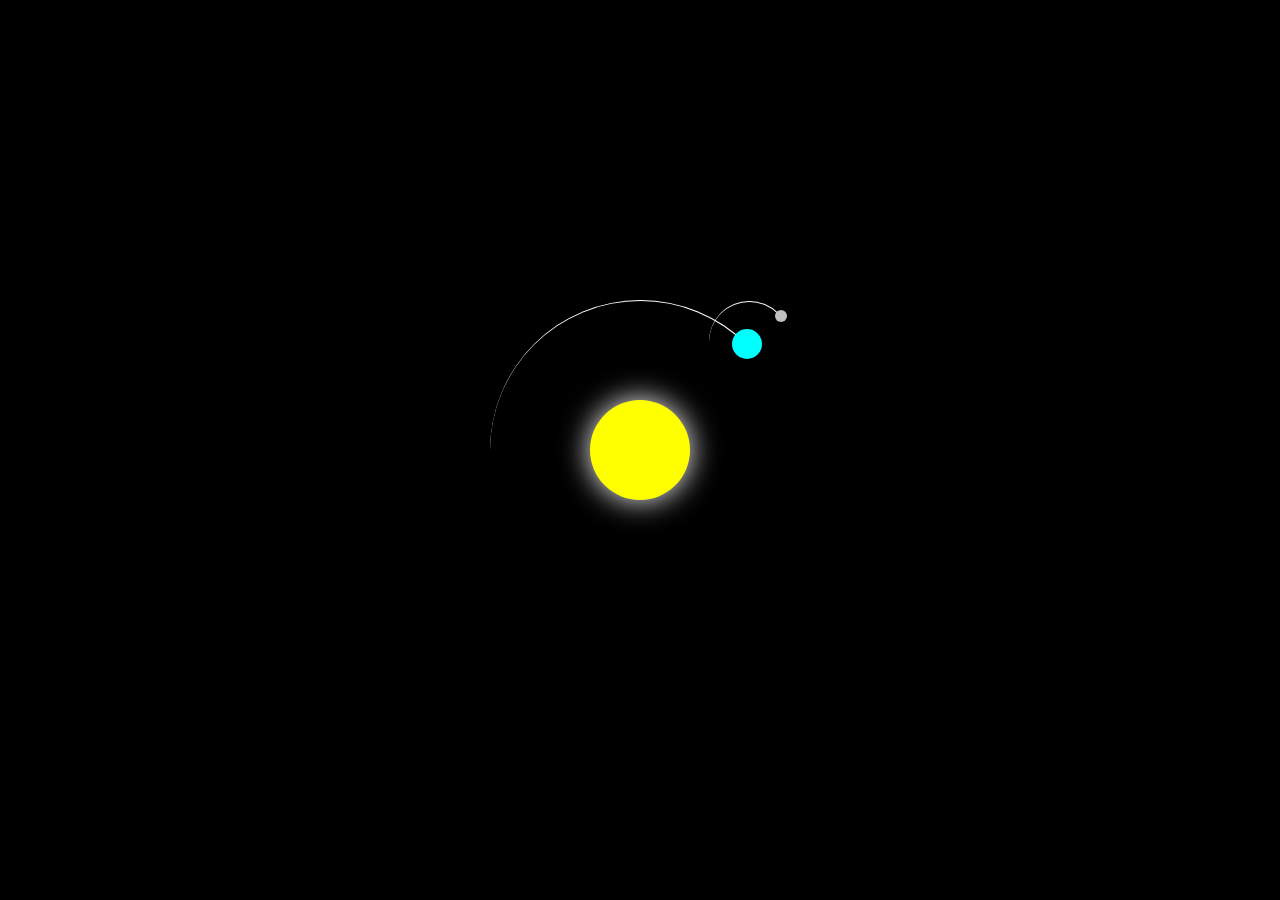
<file: earth.html>
<!DOCTYPE html>
<html>
<head>
<title>Rotasi Bumi</title>
<style>
body {
  margin: 0;
  height: 100vh;
  display: flex;
  align-items: center;
  justify-content: center;
  background-color: black;
  overflow: hidden;
}
.container {
  font-size: 10px;
  width: 40em;
  height: 40em;
  position: relative;
}
.sun {
  position: absolute;
  top: 15em;
  left: 15em;
  width: 10em;
  height: 10em;
  background-color: yellow;
  border-radius: 50%;
  box-shadow: 0 0 3em
     white;
}
.earth, .moon {
  position: absolute;
  border-style: solid;
  border-color: white
     transparent
     transparent
     transparent;
  border-width: 0.1em 0.1em 0 0;
  border-radius: 50%;
}
.earth {
  top: 5em;
  left: 5em;
  width: 30em;
  height: 30em;
  animation: orbit 36.5s
      linear infinite;
}
.moon {
  top: 0;
  right: 0;
  width: 8em;
  height: 8em;
  animation: orbit 2.7s
      linear infinite;
}
.earth::before,
.moon::before {
  content: '';
  position: absolute;
  border-radius: 50%;
}
.earth::before {
  top: 2.8em;
  right: 2.8em;
  width: 3em;
  height: 3em;
  background-color: aqua;
}
.moon::before {
  top: 0.8em;
  right: 0.2em;
  width: 1.2em;
  height: 1.2em;
  background-color: silver;
}
@keyframes orbit {
  to { transform: rotate(360deg) }
}
</style>
</head>
<body>

 <div class="container">
      <div class="sun"></div>
      <div class="earth">
           <div class="moon"></div>
      </div>
 </div>


</body>
  </html>
</file>
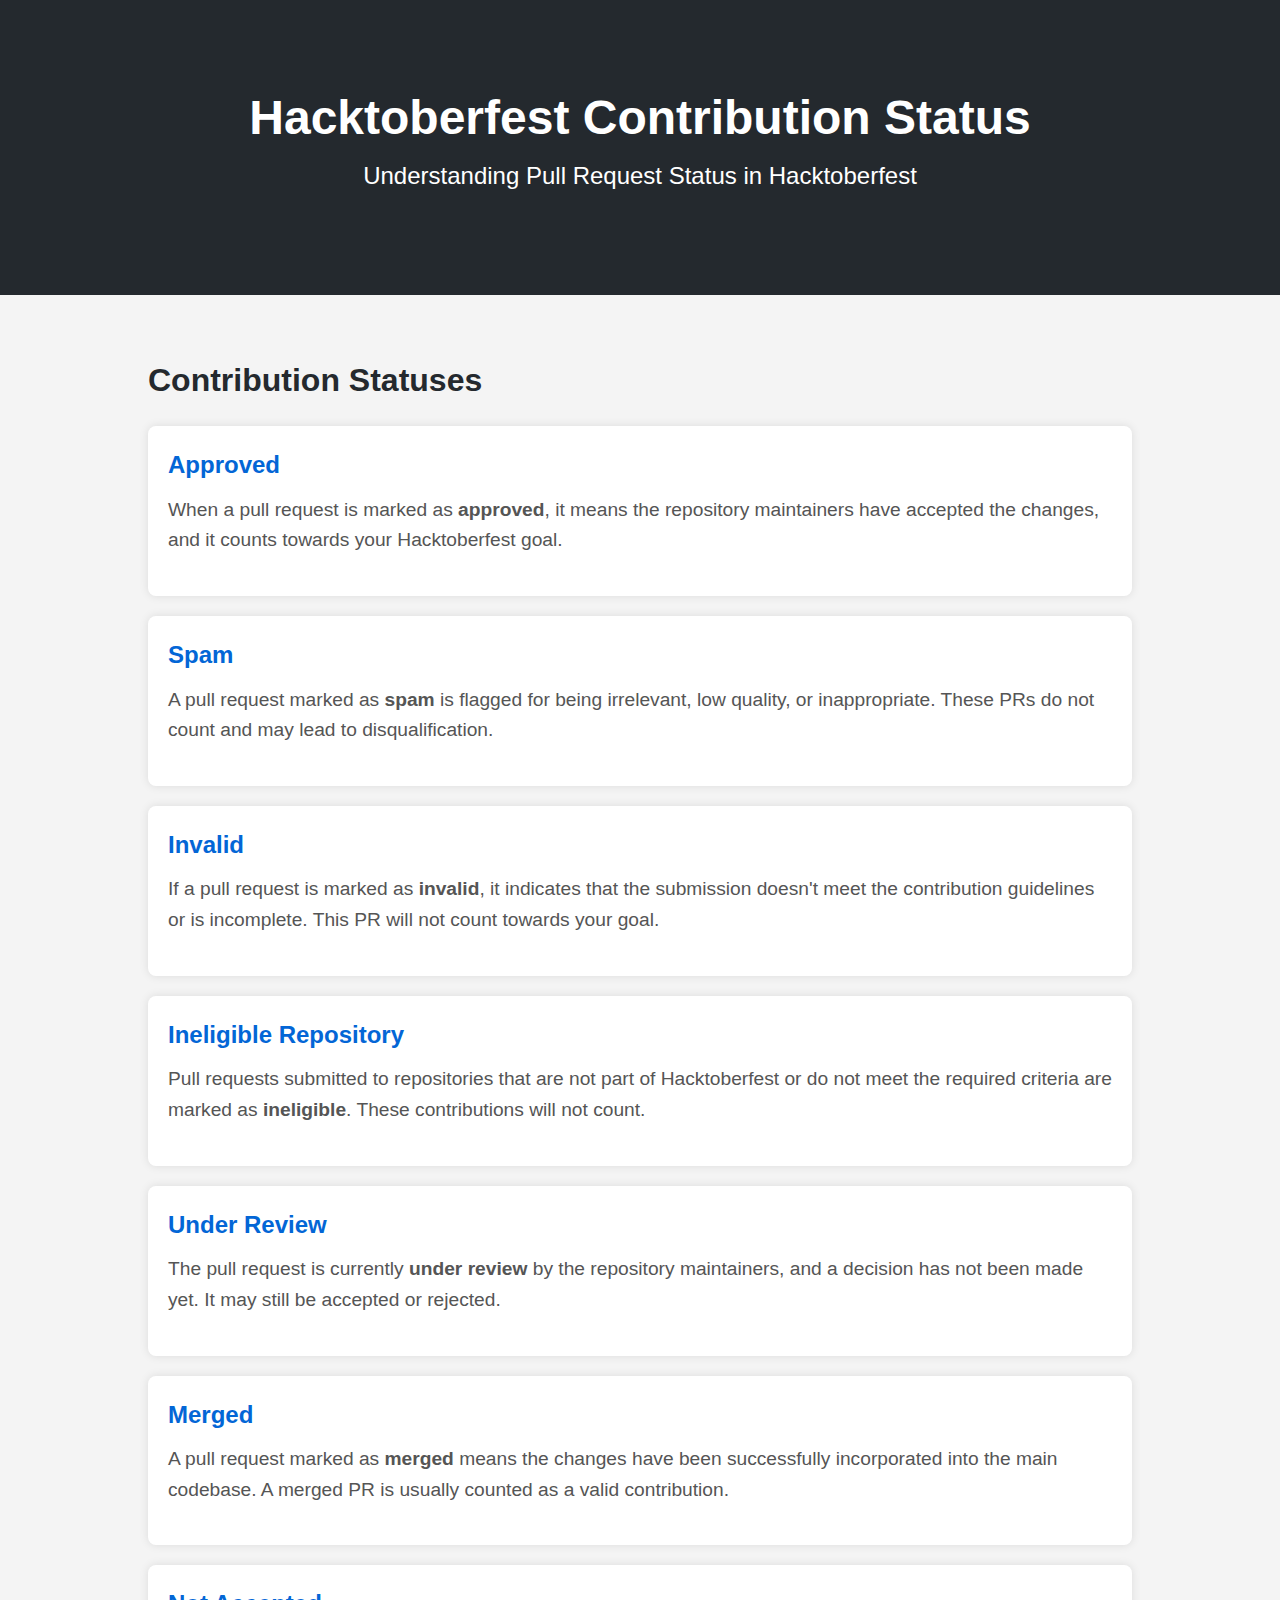
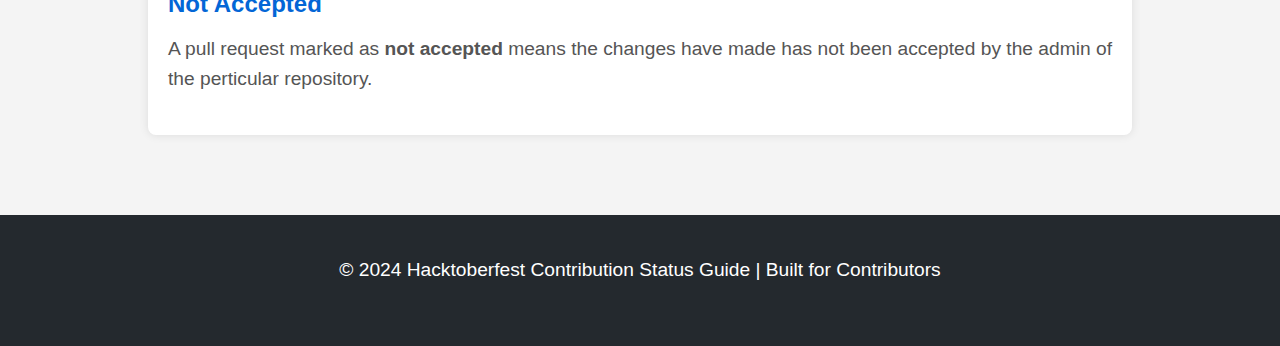
<file: hf2024/status.html>
<!DOCTYPE html>
<html lang="en">
<head>
    <meta charset="UTF-8">
    <meta name="viewport" content="width=device-width, initial-scale=1.0">
    <meta http-equiv="X-UA-Compatible" content="IE=edge">
    <title>Hacktoberfest Contribution Status</title>
    <link rel="stylesheet" href="status.css">
</head>
<body>
    <header>
        <div class="container">
            <h1>Hacktoberfest Contribution Status</h1>
            <p>Understanding Pull Request Status in Hacktoberfest</p>
        </div>
    </header>

    <section class="status">
        <div class="container">
            <h2>Contribution Statuses</h2>
            <ul>
                <li>
                    <h3>Approved</h3>
                    <p>When a pull request is marked as <strong>approved</strong>, it means the repository maintainers have accepted the changes, and it counts towards your Hacktoberfest goal.</p>
                </li>
                <li>
                    <h3>Spam</h3>
                    <p>A pull request marked as <strong>spam</strong> is flagged for being irrelevant, low quality, or inappropriate. These PRs do not count and may lead to disqualification.</p>
                </li>
                <li>
                    <h3>Invalid</h3>
                    <p>If a pull request is marked as <strong>invalid</strong>, it indicates that the submission doesn't meet the contribution guidelines or is incomplete. This PR will not count towards your goal.</p>
                </li>
                <li>
                    <h3>Ineligible Repository</h3>
                    <p>Pull requests submitted to repositories that are not part of Hacktoberfest or do not meet the required criteria are marked as <strong>ineligible</strong>. These contributions will not count.</p>
                </li>
                <li>
                    <h3>Under Review</h3>
                    <p>The pull request is currently <strong>under review</strong> by the repository maintainers, and a decision has not been made yet. It may still be accepted or rejected.</p>
                </li>
                <li>
                    <h3>Merged</h3>
                    <p>A pull request marked as <strong>merged</strong> means the changes have been successfully incorporated into the main codebase. A merged PR is usually counted as a valid contribution.</p>
                </li>
                <li>
                    <h3>Not Accepted</h3>
                    <p>A pull request marked as <strong>not accepted</strong> means the changes have made has not been accepted by the admin of the perticular repository. </p>
                </li>
            </ul>
        </div>
    </section>

    <footer>
        <div class="container">
            <p>&copy; 2024 Hacktoberfest Contribution Status Guide | Built for Contributors</p>
        </div>
    </footer>
</body>
</html>
</file>
<file: hf2024/status.css>
* {
    margin: 0;
    padding: 0;
    box-sizing: border-box;
    font-family: Arial, sans-serif;
}

body {
    background-color: #f4f4f4;
    color: #333;
    line-height: 1.6;
}

.container {
    width: 80%;
    margin: 0 auto;
    padding: 20px;
}

header {
    background-color: #24292e;
    color: #fff;
    padding: 60px 0;
    text-align: center;
}

header h1 {
    font-size: 3rem;
}

header p {
    font-size: 1.5rem;
}

section {
    margin: 40px 0;
}

h2 {
    font-size: 2rem;
    margin-bottom: 20px;
    color: #24292e;
}

h3 {
    font-size: 1.5rem;
    margin-bottom: 10px;
}

p {
    font-size: 1.2rem;
    margin-bottom: 20px;
}

ul {
    list-style: none;
}

ul li {
    margin: 20px 0;
    padding: 20px;
    background-color: #fff;
    border-radius: 8px;
    box-shadow: 0 0 10px rgba(0, 0, 0, 0.1);
}

ul li h3 {
    color: #0366d6;
}

ul li p {
    color: #555;
}

footer {
    background-color: #24292e;
    color: #fff;
    text-align: center;
    padding: 20px 0;
    margin-top: 40px;
}
</file>
